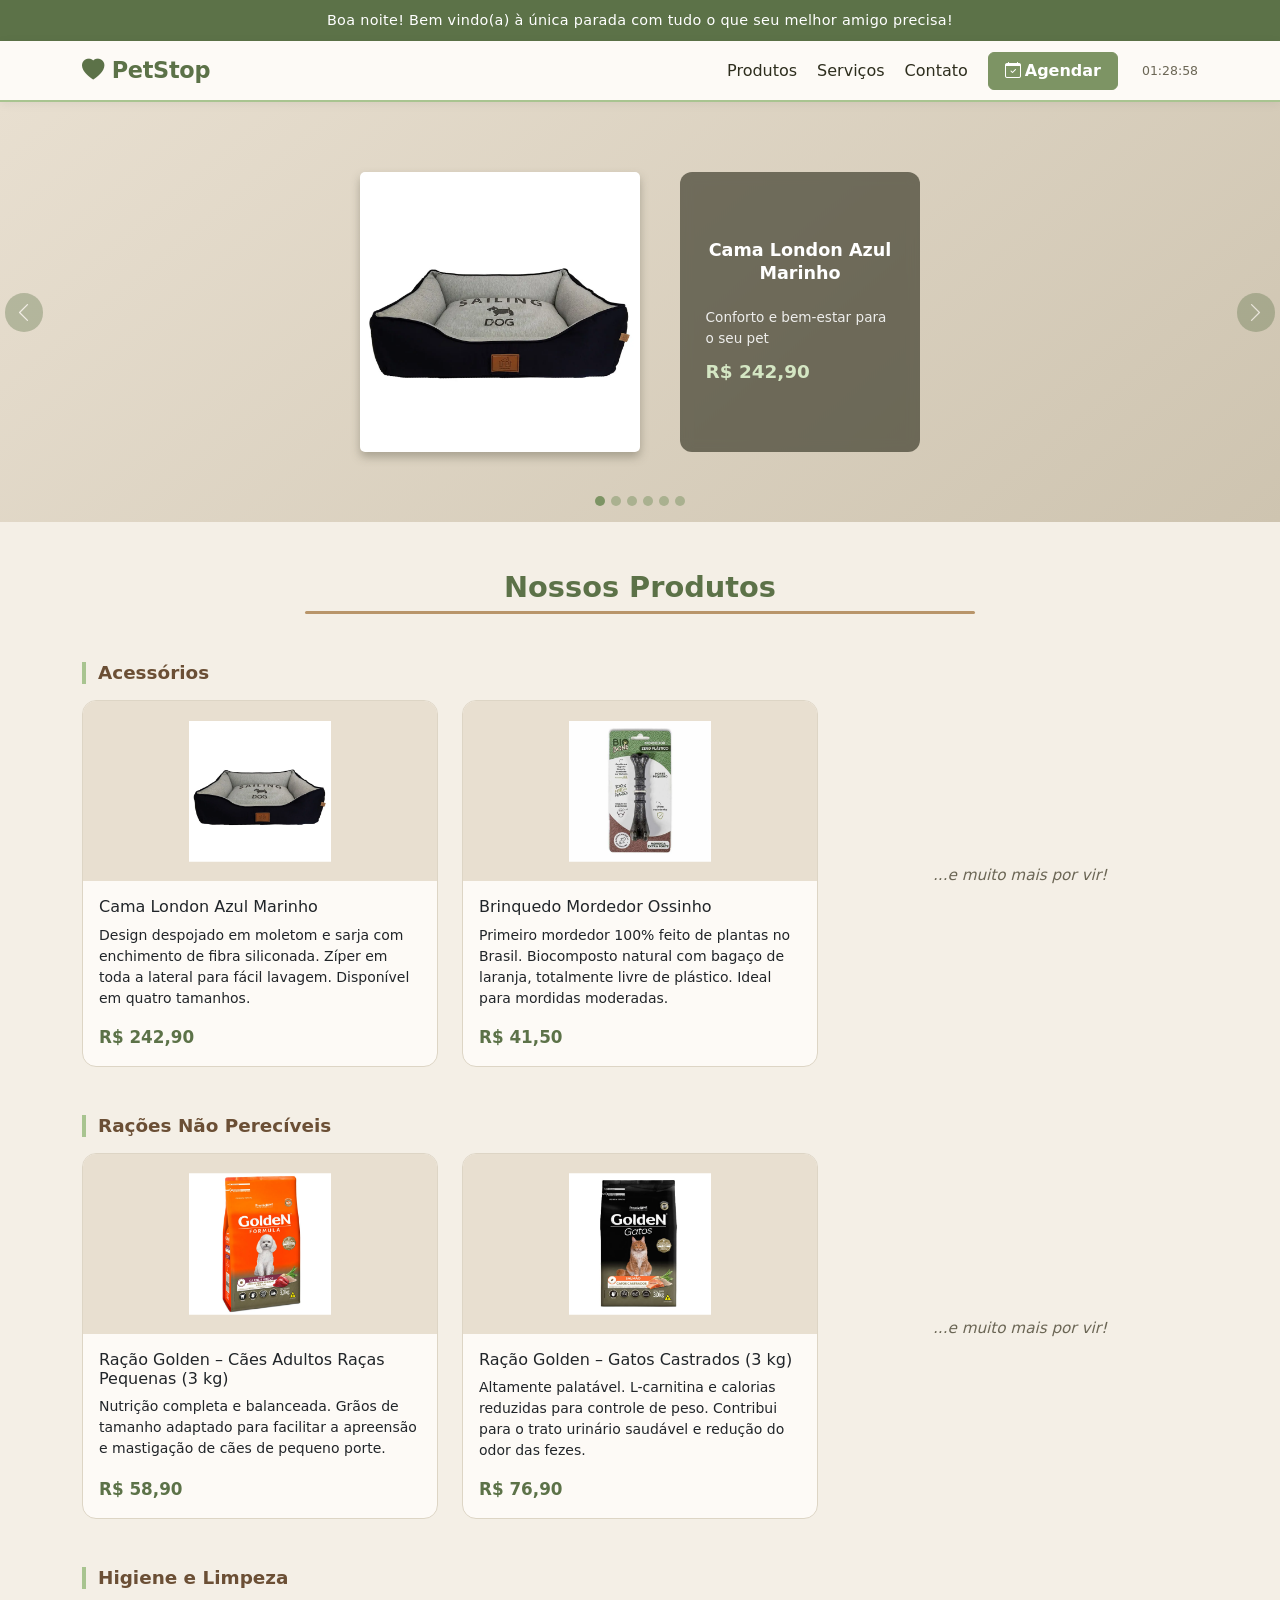
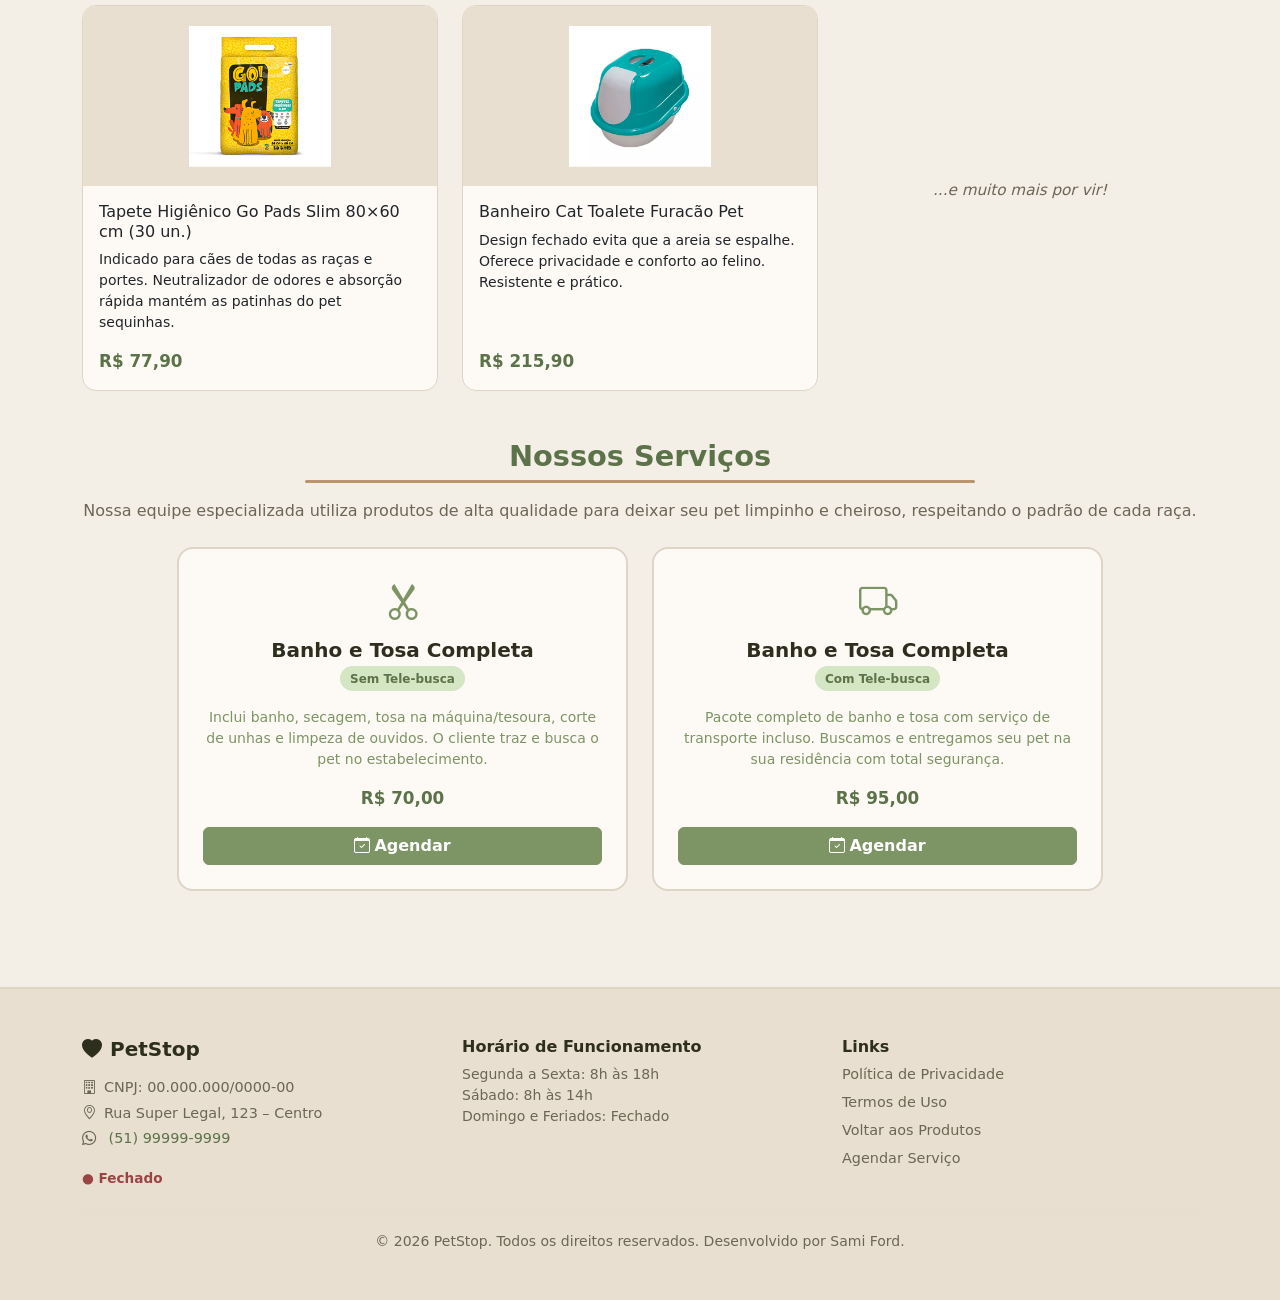
<file: index.html>
<!DOCTYPE html>
<html lang="pt-BR">
<head>
    <meta charset="UTF-8">
    <meta name="viewport" content="width=device-width, initial-scale=1.0">
    <title>PetStop</title>
    <link href="https://cdn.jsdelivr.net/npm/bootstrap@5.3.3/dist/css/bootstrap.min.css" rel="stylesheet">
    <link href="https://cdn.jsdelivr.net/npm/bootstrap-icons@1.11.3/font/bootstrap-icons.min.css" rel="stylesheet">
    <link rel="stylesheet" href="style.css">
</head>
<body>

    <div class="hero-tagline" aria-live="polite">
        <span id="greeting"></span> Bem vindo(a) à única parada com tudo o que seu melhor amigo precisa!
    </div>

    <nav class="navbar navbar-expand-lg sticky-top" aria-label="Navegação principal">
        <div class="container">
            <a class="navbar-brand fw-bold" href="index.html">
                <i class="bi bi-heart-fill me-2" aria-hidden="true"></i>PetStop
            </a>

            <button class="navbar-toggler" type="button"
                    data-bs-toggle="collapse" data-bs-target="#navbarNav"
                    aria-controls="navbarNav" aria-expanded="false"
                    aria-label="Abrir ou fechar menu de navegação">
                <span class="navbar-toggler-icon"></span>
            </button>

            <div class="collapse navbar-collapse" id="navbarNav">
                <ul class="navbar-nav ms-auto align-items-center gap-1">
                    <li class="nav-item"><a class="nav-link" href="#produtos">Produtos</a></li>
                    <li class="nav-item"><a class="nav-link" href="#servicos">Serviços</a></li>
                    <li class="nav-item"><a class="nav-link" href="#contato">Contato</a></li>
                    <li class="nav-item ms-2">
                        <a class="btn btn-primary px-3" href="cadastro.html">
                            <i class="bi bi-calendar-check me-1" aria-hidden="true"></i>Agendar
                        </a>
                    </li>
                </ul>
                <div class="ms-4 d-none d-lg-flex flex-column align-items-end clock-widget" aria-live="polite">
                    <span id="live-clock" aria-label="Hora atual"></span>
                </div>
            </div>
        </div>
    </nav>

    <!-- ===== CARROSSEL ===== -->
    <section aria-label="Destaques de produtos em promoção">
        <div id="carouselPetStop" class="carousel slide" data-bs-ride="carousel" data-bs-interval="3500">

            <div class="carousel-indicators" role="tablist" aria-label="Navegação do carrossel">
                <button type="button" data-bs-target="#carouselPetStop" data-bs-slide-to="0"
                        class="active" role="tab" aria-selected="true" aria-label="Slide 1: Cama London"></button>
                <button type="button" data-bs-target="#carouselPetStop" data-bs-slide-to="1"
                        role="tab" aria-label="Slide 2: Mordedor Ossinho"></button>
                <button type="button" data-bs-target="#carouselPetStop" data-bs-slide-to="2"
                        role="tab" aria-label="Slide 3: Ração para cães"></button>
                <button type="button" data-bs-target="#carouselPetStop" data-bs-slide-to="3"
                        role="tab" aria-label="Slide 4: Ração para gatos"></button>
                <button type="button" data-bs-target="#carouselPetStop" data-bs-slide-to="4"
                        role="tab" aria-label="Slide 5: Tapete higiênico"></button>
                <button type="button" data-bs-target="#carouselPetStop" data-bs-slide-to="5"
                        role="tab" aria-label="Slide 6: Banheiro para gatos"></button>
            </div>

            <div class="carousel-inner">
                <div class="carousel-item active">
                    <div class="carousel-bg">
                        <div class="carousel-img-col">
                            <img src="assets/cama1.png"
                                 alt="Cama London Azul Marinho para pets: cama em moletom e sarja com enchimento de fibra siliconada e zíper lateral"
                                 class="carousel-img">
                        </div>
                        <div class="carousel-text-col">
                            <p class="carousel-title">Cama London Azul Marinho</p>
                            <p class="carousel-subtitle">Conforto e bem-estar para o seu pet</p>
                            <p class="carousel-price">R$ 242,90</p>
                        </div>
                    </div>
                </div>
                <div class="carousel-item">
                    <div class="carousel-bg">
                        <div class="carousel-img-col">
                            <img src="assets/brinquedo1.png"
                                 alt="Brinquedo Mordedor Ossinho: mordedor em formato de osso feito de biocomposto natural com bagaço de laranja, 100% livre de plástico"
                                 class="carousel-img">
                        </div>
                        <div class="carousel-text-col">
                            <p class="carousel-title">Mordedor Ossinho Natural</p>
                            <p class="carousel-subtitle">100% feito de plantas, sem plástico</p>
                            <p class="carousel-price">R$ 41,50</p>
                        </div>
                    </div>
                </div>
                <div class="carousel-item">
                    <div class="carousel-bg">
                        <div class="carousel-img-col">
                            <img src="assets/racao-cao.png"
                                 alt="Ração Golden Formula para cães adultos de raças pequenas, embalagem de 3 kg"
                                 class="carousel-img">
                        </div>
                        <div class="carousel-text-col">
                            <p class="carousel-title">Ração Golden – Cães Adultos (3 kg)</p>
                            <p class="carousel-subtitle">Nutrição completa para raças pequenas</p>
                            <p class="carousel-price">R$ 58,90</p>
                        </div>
                    </div>
                </div>
                <div class="carousel-item">
                    <div class="carousel-bg">
                        <div class="carousel-img-col">
                            <img src="assets/racao-gato.png"
                                 alt="Ração Golden para gatos castrados, embalagem de 3 kg, com L-carnitina e teores reduzidos de gordura"
                                 class="carousel-img">
                        </div>
                        <div class="carousel-text-col">
                            <p class="carousel-title">Ração Golden – Gatos Castrados (3 kg)</p>
                            <p class="carousel-subtitle">Controle de peso e saúde urinária</p>
                            <p class="carousel-price">R$ 76,90</p>
                        </div>
                    </div>
                </div>
                <div class="carousel-item">
                    <div class="carousel-bg">
                        <div class="carousel-img-col">
                            <img src="assets/tapete.png"
                                 alt="Pacote com 30 unidades de tapete higiênico Go Pads Slim 80x60cm com neutralizador de odores"
                                 class="carousel-img">
                        </div>
                        <div class="carousel-text-col">
                            <p class="carousel-title">Tapete Higiênico Go Pads Slim (30 un.)</p>
                            <p class="carousel-subtitle">Absorção rápida e neutralizador de odores</p>
                            <p class="carousel-price">R$ 77,90</p>
                        </div>
                    </div>
                </div>
                <div class="carousel-item">
                    <div class="carousel-bg">
                        <div class="carousel-img-col">
                            <img src="assets/caixa.png"
                                 alt="Banheiro Cat Toalete Furacão Pet com tampa verde: caixa de areia fechada que evita dispersão de areia"
                                 class="carousel-img">
                        </div>
                        <div class="carousel-text-col">
                            <p class="carousel-title">Banheiro Cat Toalete Furacão Pet</p>
                            <p class="carousel-subtitle">Privacidade e conforto para o seu gato</p>
                            <p class="carousel-price">R$ 215,90</p>
                        </div>
                    </div>
                </div>
            </div>

            <button class="carousel-control-prev" type="button"
                    data-bs-target="#carouselPetStop" data-bs-slide="prev"
                    aria-label="Slide anterior">
                <span class="carousel-control-prev-icon" aria-hidden="true"></span>
            </button>
            <button class="carousel-control-next" type="button"
                    data-bs-target="#carouselPetStop" data-bs-slide="next"
                    aria-label="Próximo slide">
                <span class="carousel-control-next-icon" aria-hidden="true"></span>
            </button>
        </div>
    </section>

    <main>
        <div class="container py-5">

        <!-- Produtos -->
        <section id="produtos" aria-labelledby="titulo-produtos" class="mb-5">
            <h2 id="titulo-produtos" class="section-title text-center mb-5">Nossos Produtos</h2>

            <!-- Acessórios -->
            <h3 class="subsection-title mb-3">Acessórios</h3>
            <div class="row g-4 mb-5">
                <div class="col-sm-6 col-lg-4">
                    <article class="card h-100 product-card" aria-label="Cama London Azul Marinho">
                        <img src="assets/cama1.png"
                             alt="Cama London Azul Marinho: cama pet em moletom e sarja, enchimento de fibra siliconada, disponível em quatro tamanhos"
                             class="card-img-top" loading="lazy">
                        <div class="card-body d-flex flex-column">
                            <h4 class="card-title h6">Cama London Azul Marinho</h4>
                            <p class="card-text small flex-grow-1">
                                Design despojado em moletom e sarja com enchimento de fibra siliconada.
                                Zíper em toda a lateral para fácil lavagem. Disponível em quatro tamanhos.
                            </p>
                            <p class="product-price">R$ 242,90</p>
                        </div>
                    </article>
                </div>
                <div class="col-sm-6 col-lg-4">
                    <article class="card h-100 product-card" aria-label="Brinquedo Mordedor Ossinho">
                        <img src="assets/brinquedo1.png"
                             alt="Brinquedo Mordedor Ossinho: primeiro mordedor 100% feito de plantas no Brasil, produzido com biocomposto natural e bagaço de laranja, sem plástico"
                             class="card-img-top" loading="lazy">
                        <div class="card-body d-flex flex-column">
                            <h4 class="card-title h6">Brinquedo Mordedor Ossinho</h4>
                            <p class="card-text small flex-grow-1">
                                Primeiro mordedor 100% feito de plantas no Brasil. Biocomposto natural com bagaço de laranja,
                                totalmente livre de plástico. Ideal para mordidas moderadas.
                            </p>
                            <p class="product-price">R$ 41,50</p>
                        </div>
                    </article>
                </div>
                <div class="col-lg-4 d-none d-lg-flex align-items-center justify-content-center">
                    <p class="text-center fst-italic" style="color: var(--text-muted); font-size: 0.95rem;">...e muito mais por vir!</p>
                </div>
            </div>

            <!-- Rações -->
            <h3 class="subsection-title mb-3">Rações Não Perecíveis</h3>
            <div class="row g-4 mb-5">
                <div class="col-sm-6 col-lg-4">
                    <article class="card h-100 product-card" aria-label="Ração Golden Cães Adultos Raças Pequenas 3 kg">
                        <img src="assets/racao-cao.png"
                             alt="Ração Golden Formula Cães Adultos Raças Pequenas 3 kg: ração com grãos de tamanho adaptado para facilitar a mastigação de cães de pequeno porte"
                             class="card-img-top" loading="lazy">
                        <div class="card-body d-flex flex-column">
                            <h4 class="card-title h6">Ração Golden – Cães Adultos Raças Pequenas (3 kg)</h4>
                            <p class="card-text small flex-grow-1">
                                Nutrição completa e balanceada. Grãos de tamanho adaptado para facilitar
                                a apreensão e mastigação de cães de pequeno porte.
                            </p>
                            <p class="product-price">R$ 58,90</p>
                        </div>
                    </article>
                </div>
                <div class="col-sm-6 col-lg-4">
                    <article class="card h-100 product-card" aria-label="Ração Golden Gatos Castrados 3 kg">
                        <img src="assets/racao-gato.png"
                             alt="Ração Golden Gatos Castrados 3 kg: ração com L-carnitina, teores reduzidos de calorias e gorduras, para controle de peso de gatos castrados"
                             class="card-img-top" loading="lazy">
                        <div class="card-body d-flex flex-column">
                            <h4 class="card-title h6">Ração Golden – Gatos Castrados (3 kg)</h4>
                            <p class="card-text small flex-grow-1">
                                Altamente palatável. L-carnitina e calorias reduzidas para controle de peso.
                                Contribui para o trato urinário saudável e redução do odor das fezes.
                            </p>
                            <p class="product-price">R$ 76,90</p>
                        </div>
                    </article>
                </div>
                <div class="col-lg-4 d-none d-lg-flex align-items-center justify-content-center">
                    <p class="text-center fst-italic" style="color: var(--text-muted); font-size: 0.95rem;">...e muito mais por vir!</p>
                </div>
            </div>

            <!-- Higiene -->
            <h3 class="subsection-title mb-3">Higiene e Limpeza</h3>
            <div class="row g-4">
                <div class="col-sm-6 col-lg-4">
                    <article class="card h-100 product-card" aria-label="Tapete Higiênico Go Pads Slim 30 unidades">
                        <img src="assets/tapete.png"
                             alt="Tapete Higiênico Go Pads Slim 80x60cm pacote com 30 unidades: tapete slim com neutralizador de odores e absorção rápida para cães de todas as raças"
                             class="card-img-top" loading="lazy">
                        <div class="card-body d-flex flex-column">
                            <h4 class="card-title h6">Tapete Higiênico Go Pads Slim 80×60 cm (30 un.)</h4>
                            <p class="card-text small flex-grow-1">
                                Indicado para cães de todas as raças e portes. Neutralizador de odores e
                                absorção rápida mantém as patinhas do pet sequinhas.
                            </p>
                            <p class="product-price">R$ 77,90</p>
                        </div>
                    </article>
                </div>
                <div class="col-sm-6 col-lg-4">
                    <article class="card h-100 product-card" aria-label="Banheiro Cat Toalete Furacão Pet">
                        <img src="assets/caixa.png"
                             alt="Banheiro Cat Toalete Furacão Pet com tampa verde: caixa de areia fechada, resistente, que evita a dispersão de areia e oferece privacidade ao gato"
                             class="card-img-top" loading="lazy">
                        <div class="card-body d-flex flex-column">
                            <h4 class="card-title h6">Banheiro Cat Toalete Furacão Pet</h4>
                            <p class="card-text small flex-grow-1">
                                Design fechado evita que a areia se espalhe. Oferece privacidade e conforto
                                ao felino. Resistente e prático.
                            </p>
                            <p class="product-price">R$ 215,90</p>
                        </div>
                    </article>
                </div>
                <div class="col-lg-4 d-none d-lg-flex align-items-center justify-content-center">
                    <p class="text-center fst-italic" style="color: var(--text-muted); font-size: 0.95rem;">...e muito mais por vir!</p>
                </div>
            </div>
        </section>

        <!-- Serviços -->
        <section id="servicos" aria-labelledby="titulo-servicos" class="mb-5">
            <h2 id="titulo-servicos" class="section-title text-center mb-3">Nossos Serviços</h2>
            <p class="text-center mb-4" style="color: var(--text-muted);">
                Nossa equipe especializada utiliza produtos de alta qualidade para deixar seu pet limpinho e cheiroso,
                respeitando o padrão de cada raça.
            </p>
            <div class="row g-4 justify-content-center">
                <div class="col-md-5">
                    <article class="service-card p-4 h-100 d-flex flex-column align-items-center text-center">
                        <div class="service-icon mb-2">
                            <i class="bi bi-scissors" aria-hidden="true"></i>
                        </div>
                        <h3 class="h5 fw-bold mb-1">Banho e Tosa Completa</h3>
                        <span class="badge-service mb-3">Sem Tele-busca</span>
                        <p class="small flex-grow-1" style="color: var(--matcha);">
                            Inclui banho, secagem, tosa na máquina/tesoura, corte de unhas e limpeza de ouvidos.
                            O cliente traz e busca o pet no estabelecimento.
                        </p>
                        <p class="product-price mb-3">R$ 70,00</p>
                        <a href="cadastro.html?servico=sem-telebusca" class="btn btn-primary w-100 mt-auto">
                            <i class="bi bi-calendar-check me-1" aria-hidden="true"></i>Agendar
                        </a>
                    </article>
                </div>
                <div class="col-md-5">
                    <article class="service-card p-4 h-100 d-flex flex-column align-items-center text-center">
                        <div class="service-icon mb-2">
                            <i class="bi bi-truck" aria-hidden="true"></i>
                        </div>
                        <h3 class="h5 fw-bold mb-1">Banho e Tosa Completa</h3>
                        <span class="badge-service mb-3">Com Tele-busca</span>
                        <p class="small flex-grow-1" style="color: var(--matcha);">
                            Pacote completo de banho e tosa com serviço de transporte incluso.
                            Buscamos e entregamos seu pet na sua residência com total segurança.
                        </p>
                        <p class="product-price mb-3">R$ 95,00</p>
                        <a href="cadastro.html?servico=com-telebusca" class="btn btn-primary w-100 mt-auto">
                            <i class="bi bi-calendar-check me-1" aria-hidden="true"></i>Agendar
                        </a>
                    </article>
                </div>
            </div>
        </section>

        </div><!-- /.container -->
    </main>

    <footer id="contato" class="footer-section py-5" aria-label="Informações de contato e rodapé">
        <div class="container">
            <div class="row g-4">
                <div class="col-md-4">
                    <h3 class="h5 fw-bold mb-3">
                        <i class="bi bi-heart-fill me-2" aria-hidden="true"></i>PetStop
                    </h3>
                    <address>
                        <p class="mb-1">
                            <i class="bi bi-building me-2" aria-hidden="true"></i>CNPJ: 00.000.000/0000-00
                        </p>
                        <p class="mb-1">
                            <i class="bi bi-geo-alt me-2" aria-hidden="true"></i>Rua Super Legal, 123 – Centro
                        </p>
                        <p class="mb-2">
                            <i class="bi bi-whatsapp me-2" aria-hidden="true"></i>
                            <a href="tel:+5551999999999" aria-label="Ligar ou enviar WhatsApp para (51) 99999-9999">
                                (51) 99999-9999
                            </a>
                        </p>
                    </address>
                    <span id="store-status" aria-live="polite"></span>
                </div>
                <div class="col-md-4">
                    <h3 class="h6 fw-semibold mb-2">Horário de Funcionamento</h3>
                    <ul class="list-unstyled small" style="color: var(--text-muted);">
                        <li>Segunda a Sexta: 8h às 18h</li>
                        <li>Sábado: 8h às 14h</li>
                        <li>Domingo e Feriados: Fechado</li>
                    </ul>
                </div>
                <div class="col-md-4">
                    <h3 class="h6 fw-semibold mb-2">Links</h3>
                    <nav aria-label="Links do rodapé">
                        <ul class="list-unstyled">
                            <li><a href="#" class="footer-link">Política de Privacidade</a></li>
                            <li><a href="#" class="footer-link">Termos de Uso</a></li>
                            <li><a href="#produtos" class="footer-link">Voltar aos Produtos</a></li>
                            <li><a href="cadastro.html" class="footer-link">Agendar Serviço</a></li>
                        </ul>
                    </nav>
                </div>
            </div>
            <hr class="footer-divider mt-4">
            <p class="text-center small mb-0" style="color: var(--text-muted);">
                &copy; 2026 PetStop. Todos os direitos reservados. Desenvolvido por Sami Ford.
            </p>
        </div>
    </footer>

    <!-- Botão voltar ao topo -->
    <button id="back-to-top" class="btn btn-primary rounded-circle back-to-top"
            aria-label="Voltar ao topo da página" title="Voltar ao topo">
        <i class="bi bi-arrow-up" aria-hidden="true"></i>
    </button>

    <script src="https://cdn.jsdelivr.net/npm/bootstrap@5.3.3/dist/js/bootstrap.bundle.min.js"></script>
    <script src="script.js"></script>
</body>
</html>
</file>
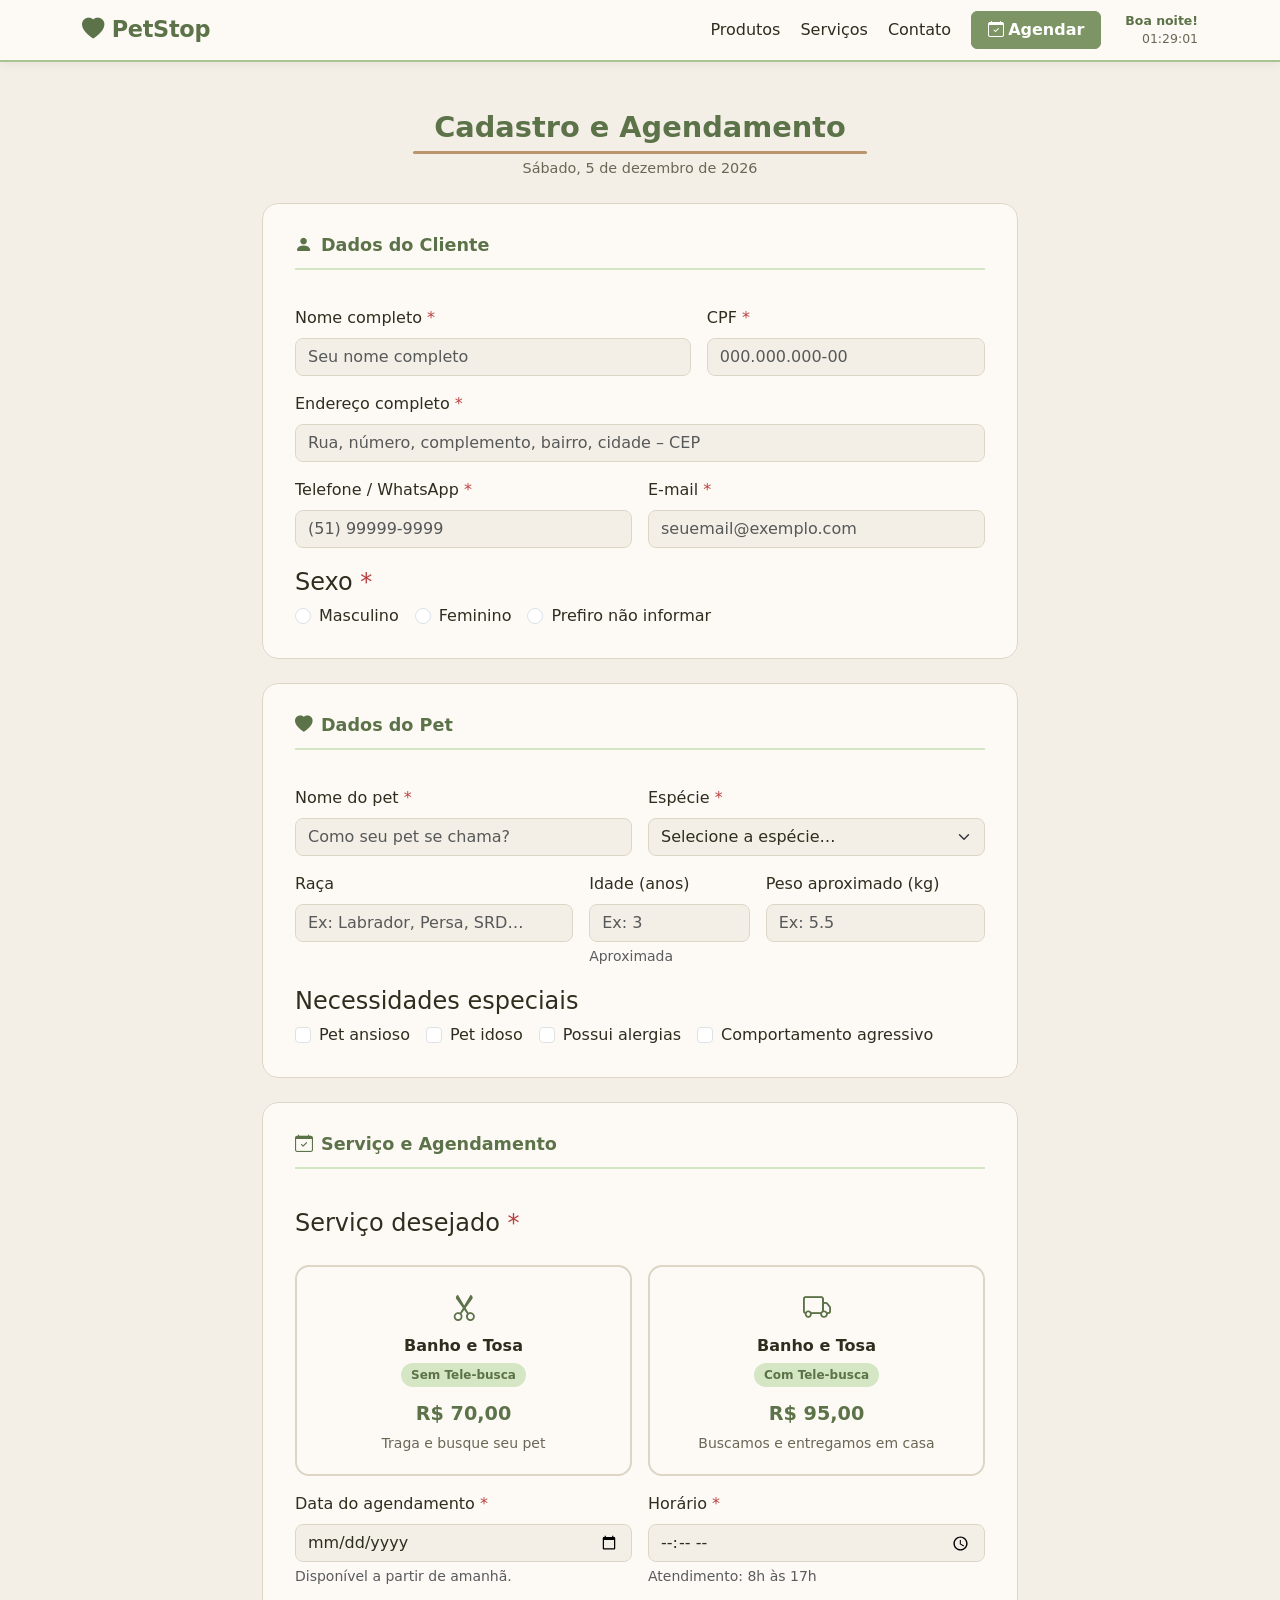
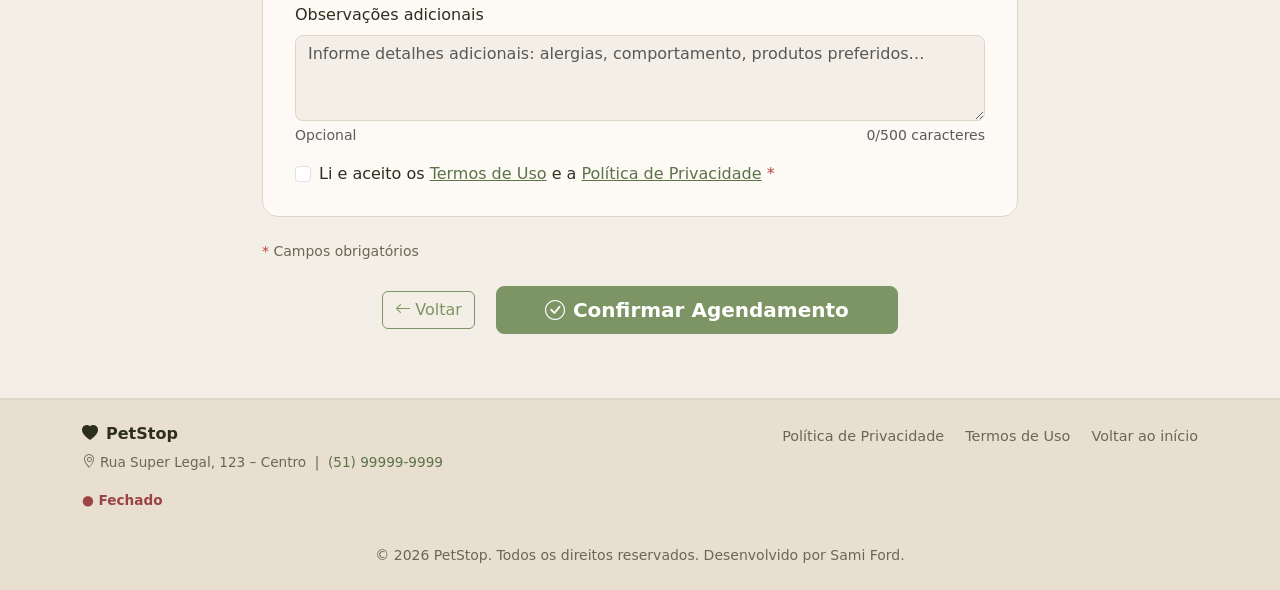
<file: cadastro.html>
<!DOCTYPE html>
<html lang="pt-BR">
<head>
    <meta charset="UTF-8">
    <meta name="viewport" content="width=device-width, initial-scale=1.0">
    <title>Cadastro e Agendamento – PetStop</title>
    <link href="https://cdn.jsdelivr.net/npm/bootstrap@5.3.3/dist/css/bootstrap.min.css" rel="stylesheet">
    <link href="https://cdn.jsdelivr.net/npm/bootstrap-icons@1.11.3/font/bootstrap-icons.min.css" rel="stylesheet">
    <link rel="stylesheet" href="style.css">
    <style>
        .loja-status { font-size: 0.85rem; font-weight: 600; }
        .loja-status.aberto  { color: #4a7c4e; }
        .loja-status.fechado { color: #9a4444; }
        .req { color: #b94040; }
    </style>
</head>
<body>

    <!-- Navegação -->
    <nav class="navbar navbar-expand-lg sticky-top" aria-label="Navegação principal">
        <div class="container">
            <a class="navbar-brand fw-bold" href="index.html">
                <i class="bi bi-heart-fill me-2" aria-hidden="true"></i>PetStop
            </a>
            <button class="navbar-toggler" type="button"
                    data-bs-toggle="collapse" data-bs-target="#navbarNav"
                    aria-controls="navbarNav" aria-expanded="false"
                    aria-label="Abrir ou fechar menu de navegação">
                <span class="navbar-toggler-icon"></span>
            </button>
            <div class="collapse navbar-collapse" id="navbarNav">
                <ul class="navbar-nav ms-auto align-items-center gap-1">
                    <li class="nav-item"><a class="nav-link" href="index.html#produtos">Produtos</a></li>
                    <li class="nav-item"><a class="nav-link" href="index.html#servicos">Serviços</a></li>
                    <li class="nav-item"><a class="nav-link" href="index.html#contato">Contato</a></li>
                    <li class="nav-item ms-2">
                        <a class="btn btn-primary px-3" href="cadastro.html" aria-current="page">
                            <i class="bi bi-calendar-check me-1" aria-hidden="true"></i>Agendar
                        </a>
                    </li>
                </ul>
                <div class="ms-4 d-none d-lg-flex flex-column align-items-end clock-widget" aria-live="polite">
                    <span class="greeting" id="greeting"></span>
                    <span id="live-clock" aria-label="Hora atual"></span>
                </div>
            </div>
        </div>
    </nav>

    <!-- ===== CONTEÚDO PRINCIPAL ===== -->
    <main class="container py-5" style="max-width: 780px;">

        <h1 class="section-title text-center mb-1">Cadastro e Agendamento</h1>
        <p class="text-center mb-4" style="color: var(--text-muted); font-size: 0.9rem;" id="live-date-page"
           aria-live="polite"></p>

        <form id="form-cadastro" novalidate aria-label="Formulário de cadastro e agendamento">

            <!-- ===== SEÇÃO 1: DADOS DO CLIENTE ===== -->
            <fieldset class="form-section mb-4">
                <legend class="form-section-title">
                    <i class="bi bi-person-fill me-2" aria-hidden="true"></i>Dados do Cliente
                </legend>

                <div class="row g-3">
                    <div class="col-md-7">
                        <label for="nome" class="form-label">
                            Nome completo <span class="req" aria-label="campo obrigatório">*</span>
                        </label>
                        <input type="text" class="form-control" id="nome" name="nome"
                               placeholder="Seu nome completo"
                               autocomplete="name"
                               required
                               aria-required="true"
                               aria-describedby="nome-feedback">
                        <div class="invalid-feedback" id="nome-feedback" role="alert">
                            Por favor, informe seu nome completo.
                        </div>
                    </div>

                    <div class="col-md-5">
                        <label for="cpf" class="form-label">
                            CPF <span class="req" aria-label="campo obrigatório">*</span>
                        </label>
                        <input type="text" class="form-control" id="cpf" name="cpf"
                               placeholder="000.000.000-00"
                               inputmode="numeric"
                               maxlength="14"
                               pattern="\d{3}\.\d{3}\.\d{3}-\d{2}"
                               required
                               aria-required="true"
                               aria-describedby="cpf-feedback">
                        <div class="invalid-feedback" id="cpf-feedback" role="alert">
                            Informe um CPF válido no formato 000.000.000-00.
                        </div>
                    </div>

                    <div class="col-12">
                        <label for="endereco" class="form-label">
                            Endereço completo <span class="req" aria-label="campo obrigatório">*</span>
                        </label>
                        <input type="text" class="form-control" id="endereco" name="endereco"
                               placeholder="Rua, número, complemento, bairro, cidade – CEP"
                               autocomplete="street-address"
                               required
                               aria-required="true"
                               aria-describedby="endereco-feedback">
                        <div class="invalid-feedback" id="endereco-feedback" role="alert">
                            Por favor, informe seu endereço completo.
                        </div>
                    </div>

                    <div class="col-md-6">
                        <label for="telefone" class="form-label">
                            Telefone / WhatsApp <span class="req" aria-label="campo obrigatório">*</span>
                        </label>
                        <input type="tel" class="form-control" id="telefone" name="telefone"
                               placeholder="(51) 99999-9999"
                               inputmode="numeric"
                               autocomplete="tel"
                               required
                               aria-required="true"
                               aria-describedby="telefone-feedback">
                        <div class="invalid-feedback" id="telefone-feedback" role="alert">
                            Por favor, informe seu telefone com DDD.
                        </div>
                    </div>

                    <div class="col-md-6">
                        <label for="email" class="form-label">
                            E-mail <span class="req" aria-label="campo obrigatório">*</span>
                        </label>
                        <input type="email" class="form-control" id="email" name="email"
                               placeholder="seuemail@exemplo.com"
                               autocomplete="email"
                               required
                               aria-required="true"
                               aria-describedby="email-feedback">
                        <div class="invalid-feedback" id="email-feedback" role="alert">
                            Informe um endereço de e-mail válido.
                        </div>
                    </div>

                    <div class="col-12">
                        <fieldset>
                            <legend class="form-label mb-1">
                                Sexo <span class="req" aria-label="campo obrigatório">*</span>
                            </legend>
                            <div class="d-flex flex-wrap gap-3">
                                <div class="form-check">
                                    <input class="form-check-input" type="radio"
                                           name="sexo" id="sexo-m" value="masculino" required
                                           aria-required="true">
                                    <label class="form-check-label" for="sexo-m">Masculino</label>
                                </div>
                                <div class="form-check">
                                    <input class="form-check-input" type="radio"
                                           name="sexo" id="sexo-f" value="feminino">
                                    <label class="form-check-label" for="sexo-f">Feminino</label>
                                </div>
                                <div class="form-check">
                                    <input class="form-check-input" type="radio"
                                           name="sexo" id="sexo-ni" value="nao-informar">
                                    <label class="form-check-label" for="sexo-ni">Prefiro não informar</label>
                                </div>
                            </div>
                        </fieldset>
                    </div>
                </div>
            </fieldset>

            <!-- ===== SEÇÃO 2: DADOS DO PET ===== -->
            <fieldset class="form-section mb-4">
                <legend class="form-section-title">
                    <i class="bi bi-heart-fill me-2" aria-hidden="true"></i>Dados do Pet
                </legend>

                <div class="row g-3">
                    <div class="col-md-6">
                        <label for="pet-nome" class="form-label">
                            Nome do pet <span class="req" aria-label="campo obrigatório">*</span>
                        </label>
                        <input type="text" class="form-control" id="pet-nome" name="pet-nome"
                               placeholder="Como seu pet se chama?"
                               required
                               aria-required="true"
                               aria-describedby="pet-nome-feedback">
                        <div class="invalid-feedback" id="pet-nome-feedback" role="alert">
                            Por favor, informe o nome do pet.
                        </div>
                    </div>

                    <div class="col-md-6">
                        <label for="pet-especie" class="form-label">
                            Espécie <span class="req" aria-label="campo obrigatório">*</span>
                        </label>
                        <select class="form-select" id="pet-especie" name="pet-especie"
                                required
                                aria-required="true"
                                aria-describedby="pet-especie-feedback">
                            <option value="" disabled selected>Selecione a espécie…</option>
                            <option value="cao">Cão</option>
                            <option value="gato">Gato</option>
                            <option value="outro">Outro</option>
                        </select>
                        <div class="invalid-feedback" id="pet-especie-feedback" role="alert">
                            Selecione a espécie do seu pet.
                        </div>
                    </div>

                    <div class="col-md-5">
                        <label for="pet-raca" class="form-label">Raça</label>
                        <input type="text" class="form-control" id="pet-raca" name="pet-raca"
                               placeholder="Ex: Labrador, Persa, SRD…">
                    </div>

                    <div class="col-md-3">
                        <label for="pet-idade" class="form-label">Idade (anos)</label>
                        <input type="number" class="form-control" id="pet-idade" name="pet-idade"
                               min="0" max="30" step="1"
                               placeholder="Ex: 3"
                               aria-describedby="pet-idade-help">
                        <div class="form-text" id="pet-idade-help">Aproximada</div>
                    </div>

                    <div class="col-md-4">
                        <label for="pet-peso" class="form-label">Peso aproximado (kg)</label>
                        <input type="number" class="form-control" id="pet-peso" name="pet-peso"
                               min="0" max="200" step="0.1"
                               placeholder="Ex: 5.5">
                    </div>

                    <div class="col-12">
                        <fieldset>
                            <legend class="form-label mb-1">Necessidades especiais</legend>
                            <div class="d-flex flex-wrap gap-3">
                                <div class="form-check">
                                    <input class="form-check-input" type="checkbox"
                                           id="nec-ansioso" name="necessidades" value="ansioso">
                                    <label class="form-check-label" for="nec-ansioso">Pet ansioso</label>
                                </div>
                                <div class="form-check">
                                    <input class="form-check-input" type="checkbox"
                                           id="nec-idoso" name="necessidades" value="idoso">
                                    <label class="form-check-label" for="nec-idoso">Pet idoso</label>
                                </div>
                                <div class="form-check">
                                    <input class="form-check-input" type="checkbox"
                                           id="nec-alergia" name="necessidades" value="alergia">
                                    <label class="form-check-label" for="nec-alergia">Possui alergias</label>
                                </div>
                                <div class="form-check">
                                    <input class="form-check-input" type="checkbox"
                                           id="nec-agrss" name="necessidades" value="agressivo">
                                    <label class="form-check-label" for="nec-agrss">Comportamento agressivo</label>
                                </div>
                            </div>
                        </fieldset>
                    </div>
                </div>
            </fieldset>

            <!-- ===== SEÇÃO 3: SERVIÇO E AGENDAMENTO ===== -->
            <fieldset class="form-section mb-4">
                <legend class="form-section-title">
                    <i class="bi bi-calendar-check me-2" aria-hidden="true"></i>Serviço e Agendamento
                </legend>

                <div class="row g-3">

                    <div class="col-12">
                        <fieldset>
                            <legend class="form-label mb-2">
                                Serviço desejado <span class="req" aria-label="campo obrigatório">*</span>
                            </legend>
                            <div class="row g-3">
                                <div class="col-md-6">
                                    <input type="radio" class="visually-hidden"
                                           id="servico-sem-telebusca" name="servico"
                                           value="sem-telebusca" required
                                           aria-required="true"
                                           aria-describedby="servico-feedback">
                                    <label class="service-option" for="servico-sem-telebusca"
                                           aria-label="Banho e Tosa sem Tele-busca por R$ 70,00. O cliente traz e busca o pet.">
                                        <div class="service-option-content">
                                            <i class="bi bi-scissors fs-3 text-matcha" aria-hidden="true"></i>
                                            <span class="fw-semibold">Banho e Tosa</span>
                                            <span class="badge-service">Sem Tele-busca</span>
                                            <span class="price-tag">R$ 70,00</span>
                                            <small style="color: var(--text-muted);">Traga e busque seu pet</small>
                                        </div>
                                    </label>
                                </div>
                                <div class="col-md-6">
                                    <input type="radio" class="visually-hidden"
                                           id="servico-com-telebusca" name="servico"
                                           value="com-telebusca"
                                           aria-describedby="servico-feedback">
                                    <label class="service-option" for="servico-com-telebusca"
                                           aria-label="Banho e Tosa com Tele-busca por R$ 95,00. Buscamos e entregamos seu pet em casa.">
                                        <div class="service-option-content">
                                            <i class="bi bi-truck fs-3 text-matcha" aria-hidden="true"></i>
                                            <span class="fw-semibold">Banho e Tosa</span>
                                            <span class="badge-service">Com Tele-busca</span>
                                            <span class="price-tag">R$ 95,00</span>
                                            <small style="color: var(--text-muted);">Buscamos e entregamos em casa</small>
                                        </div>
                                    </label>
                                </div>
                            </div>
                            <div class="invalid-feedback d-block mt-1" id="servico-feedback"
                                 role="alert" style="display:none !important;" aria-live="polite"></div>
                        </fieldset>
                    </div>

                    <div class="col-md-6">
                        <label for="data-agendamento" class="form-label">
                            Data do agendamento <span class="req" aria-label="campo obrigatório">*</span>
                        </label>
                        <input type="date" class="form-control" id="data-agendamento" name="data-agendamento"
                               required
                               aria-required="true"
                               aria-describedby="data-feedback data-help">
                        <div class="form-text" id="data-help">Disponível a partir de amanhã.</div>
                        <div class="invalid-feedback" id="data-feedback" role="alert">
                            Selecione uma data válida para o agendamento.
                        </div>
                    </div>

                    <div class="col-md-6">
                        <label for="hora-agendamento" class="form-label">
                            Horário <span class="req" aria-label="campo obrigatório">*</span>
                        </label>
                        <input type="time" class="form-control" id="hora-agendamento" name="hora-agendamento"
                               min="08:00" max="17:00"
                               required
                               aria-required="true"
                               aria-describedby="hora-feedback hora-help">
                        <div class="form-text" id="hora-help">Atendimento: 8h às 17h</div>
                        <div class="invalid-feedback" id="hora-feedback" role="alert">
                            Selecione um horário entre 8h e 17h.
                        </div>
                    </div>

                    <div class="col-12">
                        <label for="observacoes" class="form-label">Observações adicionais</label>
                        <textarea class="form-control" id="observacoes" name="observacoes"
                                  rows="3"
                                  maxlength="500"
                                  placeholder="Informe detalhes adicionais: alergias, comportamento, produtos preferidos…"
                                  aria-describedby="obs-ajuda"></textarea>
                        <div class="form-text d-flex justify-content-between" id="obs-ajuda">
                            <span>Opcional</span>
                            <span><span id="obs-count">0</span>/500 caracteres</span>
                        </div>
                    </div>

                    <div class="col-12">
                        <div class="form-check">
                            <input class="form-check-input" type="checkbox"
                                   id="aceite-termos" name="aceite-termos"
                                   required
                                   aria-required="true"
                                   aria-describedby="termos-feedback">
                            <label class="form-check-label" for="aceite-termos">
                                Li e aceito os
                                <a href="#" class="text-matcha">Termos de Uso</a> e a
                                <a href="#" class="text-matcha">Política de Privacidade</a>
                                <span class="req" aria-label="campo obrigatório">*</span>
                            </label>
                            <div class="invalid-feedback" id="termos-feedback" role="alert">
                                Você deve aceitar os termos para prosseguir.
                            </div>
                        </div>
                    </div>
                </div>
            </fieldset>

            <p class="small mb-4" style="color: var(--text-muted);">
                <span class="req">*</span> Campos obrigatórios
            </p>

            <div class="text-center">
                <a href="index.html" class="btn btn-outline-primary me-3">
                    <i class="bi bi-arrow-left me-1" aria-hidden="true"></i>Voltar
                </a>
                <button type="submit" class="btn btn-primary btn-lg px-5">
                    <i class="bi bi-check-circle me-2" aria-hidden="true"></i>Confirmar Agendamento
                </button>
            </div>
        </form>

    </main>

    <!-- ===== MODAL DE CONFIRMAÇÃO ===== -->
    <div class="modal fade" id="modalSucesso" tabindex="-1"
         aria-labelledby="modalSucessoLabel" aria-modal="true" role="dialog">
        <div class="modal-dialog modal-dialog-centered">
            <div class="modal-content text-center p-2">
                <div class="modal-body p-5">
                    <i class="bi bi-check-circle-fill fs-1 mb-3" style="color: var(--matcha);" aria-hidden="true"></i>
                    <h2 class="h4 mb-3" id="modalSucessoLabel">Agendamento Confirmado!</h2>
                    <p class="mb-4" id="modal-resumo" style="color: var(--text-muted);"></p>
                    <p class="small mb-4" style="color: var(--text-muted);">
                        <i class="bi bi-whatsapp me-1" aria-hidden="true"></i>
                        Entraremos em contato pelo WhatsApp para confirmar.
                    </p>
                    <button type="button" class="btn btn-primary px-4" data-bs-dismiss="modal">
                        Fechar
                    </button>
                </div>
            </div>
        </div>
    </div>

    <!-- ===== RODAPÉ ===== -->
    <footer id="contato" class="footer-section py-4 mt-3" aria-label="Rodapé">
        <div class="container">
            <div class="row g-3">
                <div class="col-md-6">
                    <h3 class="h6 fw-bold mb-2">
                        <i class="bi bi-heart-fill me-2" aria-hidden="true"></i>PetStop
                    </h3>
                    <address style="font-style:normal; font-size: 0.85rem; color: var(--text-muted);">
                        <i class="bi bi-geo-alt me-1" aria-hidden="true"></i>Rua Super Legal, 123 – Centro
                        &nbsp;|&nbsp;
                        <a href="tel:+5551999999999">(51) 99999-9999</a>
                    </address>
                    <span id="store-status" aria-live="polite"></span>
                </div>
                <div class="col-md-6 text-md-end">
                    <nav aria-label="Links do rodapé">
                        <a href="#" class="footer-link d-inline me-3">Política de Privacidade</a>
                        <a href="#" class="footer-link d-inline me-3">Termos de Uso</a>
                        <a href="index.html" class="footer-link d-inline">Voltar ao início</a>
                    </nav>
                </div>
            </div>
            <hr class="footer-divider mt-3">
            <p class="text-center small mb-0" style="color: var(--text-muted);">
                &copy; 2026 PetStop. Todos os direitos reservados. Desenvolvido por Sami Ford.
            </p>
        </div>
    </footer>

    <!-- Botão voltar ao topo -->
    <button id="back-to-top" class="btn btn-primary rounded-circle back-to-top"
            aria-label="Voltar ao topo da página" title="Voltar ao topo">
        <i class="bi bi-arrow-up" aria-hidden="true"></i>
    </button>

    <script src="https://cdn.jsdelivr.net/npm/bootstrap@5.3.3/dist/js/bootstrap.bundle.min.js"></script>
    <script src="script.js"></script>

    <script>
        document.getElementById('form-cadastro').addEventListener('submit', function () {
            const servicoSelecionado = document.querySelector('input[name="servico"]:checked');
            const feedback = document.getElementById('servico-feedback');
            if (!servicoSelecionado) {
                feedback.textContent = 'Selecione um dos serviços para continuar.';
                feedback.style.display = 'block';
            } else {
                feedback.style.display = 'none';
            }
        });
    </script>
</body>
</html>
</file>
<file: style.css>
/* ===== VARIÁVEIS ===== */
:root {
    --matcha:        #7D9464;
    --matcha-dark:   #5C7248;
    --matcha-light:  #A8C490;
    --matcha-xlight: #D4E6C3;
    --cream:         #F4EFE6;
    --sand:          #E8DFD0;
    --earth:         #B8956A;
    --earth-dark:    #9A7455;
    --bark:          #6B4F35;
    --text:          #2E2E1E;
    --text-muted:    #6B6655;
    --border:        #DDD5C5;
    --white:         #FFFFFF;
    --surface:       #FDFAF6;
}

/* ===== BASE ===== */
body {
    background-color: var(--cream);
    color: var(--text);
    font-family: 'Segoe UI', system-ui, -apple-system, sans-serif;
}

a {
    color: var(--matcha-dark);
}

a:hover {
    color: var(--matcha);
}

/* ===== NAVBAR ===== */
.navbar {
    background-color: var(--surface);
    border-bottom: 2px solid var(--matcha-light);
    box-shadow: 0 2px 10px rgba(0, 0, 0, 0.06);
}

.navbar-brand {
    color: var(--matcha-dark) !important;
    font-size: 1.4rem;
    letter-spacing: -0.3px;
}

.nav-link {
    color: var(--text) !important;
    font-weight: 500;
    transition: color 0.2s;
}

.nav-link:hover, .nav-link:focus {
    color: var(--matcha) !important;
}

.navbar-toggler {
    border-color: var(--matcha-light);
}

.navbar-toggler-icon {
    background-image: url("data:image/svg+xml,%3csvg xmlns='http://www.w3.org/2000/svg' viewBox='0 0 30 30'%3e%3cpath stroke='%235C7248' stroke-linecap='round' stroke-miterlimit='10' stroke-width='2' d='M4 7h22M4 15h22M4 23h22'/%3e%3c/svg%3e");
}

.clock-widget {
    color: var(--text-muted);
    font-size: 0.78rem;
    line-height: 1.4;
}

.clock-widget .greeting {
    color: var(--matcha-dark);
    font-weight: 600;
}

/* ===== HERO (página principal) ===== */
.hero-tagline {
    background: var(--matcha-dark);
    color: var(--white);
    text-align: center;
    padding: 0.6rem 1rem;
    font-size: 0.9rem;
    letter-spacing: 0.3px;
}

/* ===== CARROSSEL ===== */
#carouselPetStop {
    background: linear-gradient(140deg, var(--sand) 0%, #CEC4B0 100%);
}

.carousel-bg {
    height: 420px;
    display: flex;
    flex-direction: row;
    align-items: center;
    justify-content: center;
    gap: 2.5rem;
    padding: 2rem 3rem;
    overflow: hidden;
}

.carousel-img-col {
    flex: 0 0 auto;
    display: flex;
    align-items: center;
    justify-content: center;
}

.carousel-img {
    max-height: 280px;
    max-width: 280px;
    width: auto;
    height: auto;
    object-fit: contain;
    border-radius: 5px;
    filter: drop-shadow(0 5px 5px rgba(46, 46, 30, 0.30));
}

.carousel-text-col {
    flex: 0 0 auto;
    width: 240px;
    height: 280px;
    display: flex;
    flex-direction: column;
    justify-content: center;
    gap: 0.4rem;
    background: rgba(45, 45, 28, 0.62);
    backdrop-filter: blur(6px);
    -webkit-backdrop-filter: blur(6px);
    border-radius: 12px;
    padding: 1.4rem 1.6rem;
    color: #fff;
}

.carousel-title {
    font-size: 1.1rem;
    font-weight: 700;
    margin-bottom: 1rem;
    line-height: 1.3;
    text-align: center;
}

.carousel-subtitle {
    font-size: 0.85rem;
    margin: 0;
    opacity: 0.88;
}

.carousel-price {
    font-size: 1.15rem;
    font-weight: 700;
    color: var(--matcha-xlight);
    margin: 0.2rem 0 0;
}

.carousel-control-prev,
.carousel-control-next {
    width: 48px;
}

.carousel-control-prev-icon,
.carousel-control-next-icon {
    background-color: rgba(92, 114, 72, 0.7);
    border-radius: 50%;
    padding: 1.2rem;
    background-size: 55%;
}

.carousel-indicators [data-bs-target] {
    background-color: var(--matcha);
    opacity: 0.5;
    width: 10px;
    height: 10px;
    border-radius: 50%;
    border: none;
}

.carousel-indicators .active {
    opacity: 1;
}

@media (max-width: 767px) {
    .carousel-bg {
        height: auto;
        flex-direction: column;
        gap: 1rem;
        padding: 1.5rem 1rem 1rem;
    }

    .carousel-img {
        max-height: 160px;
        max-width: 160px;
    }

    .carousel-text-col {
        width: 100%;
        padding: 0.9rem 1.1rem;
    }

    .form-section {
        padding: 1.25rem 1rem;
    }
}

/* ===== TITULOS DE SEÇÃO ===== */
.section-title {
    color: var(--matcha-dark);
    font-weight: 700;
    font-size: 1.8rem;
    position: relative;
    display: block;
    text-align: center;
}

.section-title::after {
    content: '';
    display: block;
    width: 60%;
    height: 3px;
    background: var(--earth);
    border-radius: 2px;
    margin: 0.4rem auto 0;
}

.subsection-title {
    color: var(--bark);
    font-size: 1.15rem;
    font-weight: 600;
    border-left: 4px solid var(--matcha-light);
    padding-left: 0.75rem;
}

/* ===== CARDS DE PRODUTO ===== */
.product-card {
    background-color: var(--surface);
    border: 1px solid var(--border);
    border-radius: 14px;
    transition: transform 0.22s ease, box-shadow 0.22s ease;
    overflow: hidden;
}

.product-card:hover {
    transform: translateY(-4px);
    box-shadow: 0 10px 28px rgba(0, 0, 0, 0.1);
}

.product-card .card-img-top {
    background-color: var(--sand);
    height: 180px;
    object-fit: contain;
    padding: 1.2rem;
}

.product-price {
    color: var(--matcha-dark);
    font-weight: 700;
    font-size: 1.05rem;
    margin-bottom: 0;
}

/* ===== CARDS DE SERVIÇO ===== */
.service-card {
    background-color: var(--surface);
    border: 2px solid var(--border);
    border-radius: 16px;
    transition: border-color 0.2s, box-shadow 0.2s;
}

.service-card:hover {
    border-color: var(--matcha);
    box-shadow: 0 8px 24px rgba(125, 148, 100, 0.18);
}

.service-icon {
    font-size: 2.4rem;
    color: var(--matcha);
}

.badge-service {
    display: inline-block;
    background-color: var(--matcha-xlight);
    color: var(--matcha-dark);
    font-size: 0.75rem;
    font-weight: 600;
    padding: 0.2rem 0.6rem;
    border-radius: 99px;
    margin-bottom: 0.5rem;
}

/* ===== FOOTER ===== */
.footer-section {
    background-color: var(--sand);
    border-top: 2px solid var(--border);
    color: var(--text);
}

.footer-section address {
    font-style: normal;
    font-size: 0.9rem;
    color: var(--text-muted);
}

.footer-link {
    display: block;
    color: var(--text-muted);
    text-decoration: none;
    font-size: 0.9rem;
    margin-bottom: 0.4rem;
    transition: color 0.2s;
}

.footer-link:hover {
    color: var(--matcha);
}

.footer-divider {
    border-color: var(--border);
}

footer a {
    color: var(--matcha-dark);
    text-decoration: none;
}

footer a:hover {
    text-decoration: underline;
}

.loja-status {
    font-size: 0.85rem;
    font-weight: 600;
}
.loja-status.aberto  { color: #4a7c4e; }
.loja-status.fechado { color: #9a4444; }

/* ===== BOTÃO VOLTAR AO TOPO ===== */
.back-to-top {
    position: fixed;
    bottom: 28px;
    right: 28px;
    width: 46px;
    height: 46px;
    z-index: 1050;
    display: none;
    align-items: center;
    justify-content: center;
    padding: 0;
    box-shadow: 0 4px 14px rgba(0, 0, 0, 0.15);
    transition: opacity 0.2s;
}

/* ===== FORMULÁRIO ===== */
.form-section {
    background-color: var(--surface);
    border: 1px solid var(--border);
    border-radius: 16px;
    padding: 1.75rem 2rem;
}

.form-section-title {
    font-size: 1.1rem;
    font-weight: 700;
    color: var(--matcha-dark);
    margin-bottom: 1.25rem;
    border-bottom: 2px solid var(--matcha-xlight);
    padding-bottom: 0.6rem;
}

.form-control, .form-select {
    background-color: var(--cream);
    border-color: var(--border);
    color: var(--text);
    border-radius: 8px;
}

.form-control:focus, .form-select:focus {
    border-color: var(--matcha);
    box-shadow: 0 0 0 0.2rem rgba(125, 148, 100, 0.25);
    background-color: var(--white);
}

.form-check-input:checked {
    background-color: var(--matcha);
    border-color: var(--matcha);
}

.form-check-input:focus {
    box-shadow: 0 0 0 0.2rem rgba(125, 148, 100, 0.25);
}

.service-option {
    cursor: pointer;
    display: block;
    border: 2px solid var(--border);
    border-radius: 14px;
    transition: border-color 0.2s, box-shadow 0.2s, background 0.2s;
    overflow: hidden;
    height: 100%;
}

.service-option:hover {
    border-color: var(--matcha-light);
}

.service-option.selected {
    border-color: var(--matcha);
    background-color: var(--matcha-xlight);
    box-shadow: 0 4px 16px rgba(125, 148, 100, 0.2);
}

.service-option-content {
    display: flex;
    flex-direction: column;
    align-items: center;
    gap: 0.3rem;
    padding: 1.25rem 1rem;
    text-align: center;
}

.price-tag {
    font-size: 1.2rem;
    font-weight: 700;
    color: var(--matcha-dark);
}

.text-matcha {
    color: var(--matcha-dark);
}

/* ===== MODAL ===== */
.modal-content {
    border-radius: 16px;
    border: none;
}

/* ===== BOTÕES (OVERRIDE BOOTSTRAP) ===== */
.btn-primary {
    background-color: var(--matcha);
    border-color: var(--matcha);
    color: var(--white);
    font-weight: 600;
}

.btn-primary:hover, .btn-primary:focus, .btn-primary:active {
    background-color: var(--matcha-dark) !important;
    border-color: var(--matcha-dark) !important;
    color: var(--white) !important;
}

.btn-outline-primary {
    color: var(--matcha);
    border-color: var(--matcha);
}

.btn-outline-primary:hover {
    background-color: var(--matcha);
    border-color: var(--matcha);
    color: var(--white);
}
</file>
